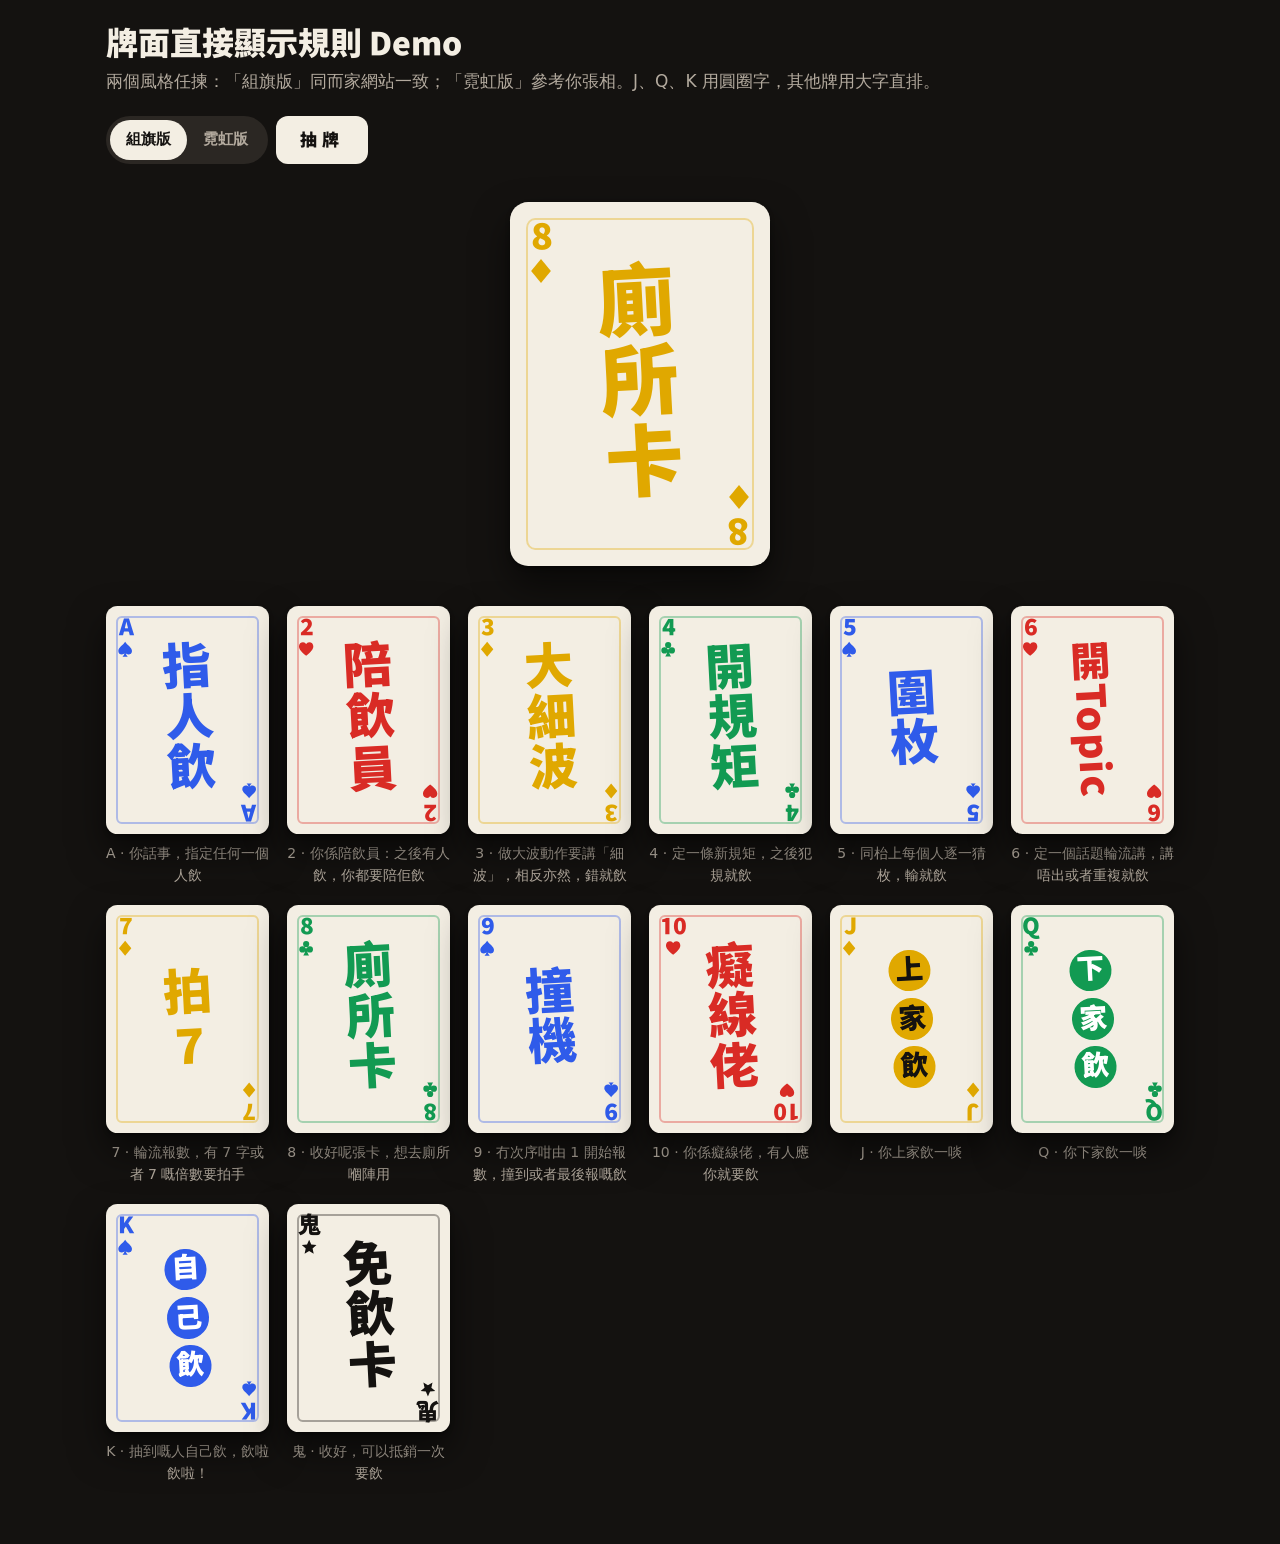
<file: demo/card-faces.html>
<!doctype html>
<html lang="zh-HK">
<head>
<meta charset="utf-8">
<meta name="viewport" content="width=device-width, initial-scale=1">
<title>牌面規則 Demo</title>
<link rel="stylesheet" href="https://fonts.googleapis.com/css2?family=Chiron+Hei+HK:wght@900&display=swap">
<style>
  :root {
    --ink: #141210; --ink-3: #2b2723; --paper: #f3eee3; --muted: #b3aa9e;
    --display: "Chiron Hei HK", "PingFang HK", sans-serif;
    --body: "PingFang HK", "Noto Sans HK", system-ui, sans-serif;
    --ease: cubic-bezier(0.16, 1, 0.3, 1);
  }
  * { box-sizing: border-box; }
  body { margin: 0; background: var(--ink); color: var(--paper); font: 17px/1.6 var(--body); }
  .wrap { max-width: 1100px; margin: 0 auto; padding: 24px 16px 60px; }
  h1 { font: 900 32px/1.2 var(--display); margin: 0; }
  p.lead { color: var(--muted); margin: 6px 0 20px; }

  .controls { display: flex; flex-wrap: wrap; gap: 8px; align-items: center; margin-bottom: 28px; }
  .seg { display: inline-flex; background: var(--ink-3); border-radius: 999px; padding: 4px; }
  .seg button { min-height: 40px; padding: 0 16px; border: 0; border-radius: 999px; background: none; color: var(--muted); font: 800 15px var(--body); cursor: pointer; }
  .seg button[aria-pressed="true"] { background: var(--paper); color: var(--ink); }
  .draw { min-height: 48px; padding: 0 24px; border: 0; border-radius: 12px; background: var(--paper); color: var(--ink); font: 900 17px var(--display); letter-spacing: .3em; cursor: pointer; }

  .stage { display: grid; place-items: center; padding: 10px 0 40px; }
  .stage .card { width: min(64vw, 260px); }
  .grid { display: grid; grid-template-columns: repeat(auto-fill, minmax(140px, 1fr)); gap: 18px; }
  .grid figure { margin: 0; }
  .grid figcaption { margin-top: 8px; color: var(--muted); font-size: 14px; text-align: center; }

  /* ---------- 牌（共用）---------- */
  .card {
    --c: #d92b25;
    position: relative;
    aspect-ratio: 5 / 7;
    border-radius: 7% / 5%;
    container-type: size;
    overflow: hidden;
    box-shadow: 0 18px 36px rgb(0 0 0 / .55), 0 2px 4px rgb(0 0 0 / .4);
    font-family: var(--display);
    font-weight: 900;
  }
  .card[data-s="h"] { --c: #d92b25; --neon: #ff4f7b; }
  .card[data-s="d"] { --c: #e0a800; --neon: #ffd23f; }
  .card[data-s="s"] { --c: #2f5bea; --neon: #3fd0ff; }
  .card[data-s="c"] { --c: #129a52; --neon: #45f08a; }
  .card[data-s="j"] { --c: #141210; --neon: #e9e4ff; }
  .card svg { display: block; fill: currentColor; }

  .corner { position: absolute; top: 5%; left: 7%; display: flex; flex-direction: column; align-items: center; gap: 2cqw; font-size: 14cqw; line-height: .9; letter-spacing: -.04em; }
  .corner svg { width: 10cqw; height: 10cqw; }
  .corner.br { top: auto; left: auto; bottom: 5%; right: 7%; transform: rotate(180deg); }

  /* 規則字：直排，按字數自動縮放 */
  .rule {
    position: absolute;
    inset: 12% 20%;
    display: flex;
    align-items: center;
    justify-content: center;
    writing-mode: vertical-rl;
    font-size: min(30cqw, calc(66cqh / var(--n)));
    line-height: 1;
    letter-spacing: .04em;
  }
  .rule .tcy { text-combine-upright: all; }
  .rule.circles { flex-direction: row; gap: 3cqh; }
  .rule.circles span {
    display: grid; place-items: center;
    width: 1.5em; height: 1.5em;
    font-size: min(17cqw, calc(40cqh / var(--n)));
    border-radius: 50%;
  }

  /* ---------- 版本 A：組旗（同而家網站一致）---------- */
  .camp .card { background: var(--paper); color: var(--c); }
  .camp .card::before { content: ""; position: absolute; inset: 4.5% 6%; border: 2px solid var(--c); border-radius: 4% / 3%; opacity: .35; }
  .camp .card .rule { color: var(--c); transform: rotate(-3deg); }
  .camp .card .rule.circles span { background: var(--c); color: #fff; }
  .camp .card[data-s="d"] .rule.circles span { color: var(--ink); }

  /* ---------- 版本 B：霓虹 ---------- */
  .neon .card { background: radial-gradient(120% 80% at 50% 40%, #221f2b, #0d0c11 70%); color: var(--neon); }
  .neon .card::before {
    content: ""; position: absolute; inset: 5% 7%;
    border: 2.5px solid var(--neon); border-radius: 5% / 3.5%;
    box-shadow: 0 0 6px var(--neon), 0 0 18px var(--neon), inset 0 0 10px color-mix(in oklab, var(--neon) 60%, transparent);
    opacity: .9;
  }
  .neon .card .corner, .neon .card .rule {
    color: #fff;
    text-shadow: 0 0 4px var(--neon), 0 0 12px var(--neon), 0 0 28px var(--neon);
  }
  .neon .card .corner svg { filter: drop-shadow(0 0 4px var(--neon)) drop-shadow(0 0 10px var(--neon)); fill: #fff; }
  .neon .card .rule.circles span { border: 2px solid var(--neon); box-shadow: 0 0 8px var(--neon), inset 0 0 8px var(--neon); }
  .neon .card.flicker::before, .neon .card.flicker .rule { animation: flicker 1.1s steps(1) both; }
  @keyframes flicker { 0% { opacity: .15 } 8% { opacity: .9 } 12% { opacity: .3 } 20% { opacity: 1 } 26% { opacity: .5 } 34%, 100% { opacity: 1 } }

  .pop { animation: pop .55s var(--ease); }
  @keyframes pop { from { transform: translateY(20px) rotate(-6deg) scale(.9); opacity: 0 } to { transform: none; opacity: 1 } }
  @media (prefers-reduced-motion: reduce) { * { animation: none !important; } }
</style>
</head>
<body>
<div class="wrap">
  <h1>牌面直接顯示規則 Demo</h1>
  <p class="lead">兩個風格任揀：「組旗版」同而家網站一致；「霓虹版」參考你張相。J、Q、K 用圓圈字，其他牌用大字直排。</p>

  <div class="controls">
    <div class="seg" role="group" aria-label="風格">
      <button type="button" data-style="camp" aria-pressed="true">組旗版</button>
      <button type="button" data-style="neon" aria-pressed="false">霓虹版</button>
    </div>
    <button class="draw" id="draw" type="button">抽牌</button>
  </div>

  <main id="root" class="camp">
    <div class="stage" id="stage"></div>
    <div class="grid" id="grid"></div>
  </main>
</div>

<script>
// 由 public/rules.js 複製（demo 獨立運行）
// 規則資料：遊戲頁同規則頁共用，改規則只改呢度
const RULES = {
  A: {
    name: '指人飲',
    short: '你話事，指定任何一個人飲',
    how: ['抽牌嘅人指定枱上任何一位玩家飲一啖。'],
  },
  2: {
    name: '陪飲員',
    short: '你係陪飲員：之後有人飲，你都要陪佢飲',
    how: [
      '抽到 2 嘅人成為「陪飲員」。',
      '之後無論邊個要飲，陪飲員都要同佢一齊飲。',
      '直到下一個人抽到 2，先換新陪飲員。',
    ],
  },
  3: {
    name: '大細波',
    short: '做大波動作要講「細波」，相反亦然，錯就飲',
    how: [
      '由抽牌嘅人開始，輪流做動作同時講嘢。',
      '雙手喺胸前畫個大圈（大波），口要講「細波」；畫個細圈（細波），口要講「大波」。',
      '動作同講嘅嘢一定要相反，做錯或者講錯嘅人飲一啖。',
    ],
  },
  4: {
    name: '開規矩',
    short: '定一條新規矩，之後犯規就飲',
    how: [
      '抽牌嘅人定一條規矩，成局遊戲都有效。',
      '任何人犯規就要飲一啖。',
      '之後抽到 4 嘅人可以再開新規矩，或者取消之前嘅規矩。',
    ],
    examples: ['唔准講「飲」字', '唔准用手指指人', '講嘢之前要講「報告」'],
  },
  5: {
    name: '圍枚',
    short: '同枱上每個人逐一猜枚，輸就飲',
    how: [
      '抽牌嘅人同枱上每位玩家逐一猜一次枚。',
      '猜咩枚自己揀，例如包剪揼、十五二十。',
      '每一局輸咗嘅人飲一啖。',
    ],
    examples: ['十五二十：兩人每隻手出拳頭（0）或者打開（5），同時嗌 0、5、10、15 或 20，嗌中兩人加埋總數嘅贏'],
  },
  6: {
    name: '開 Topic',
    short: '定一個話題輪流講，講唔出或者重複就飲',
    how: [
      '抽牌嘅人定一個話題。',
      '由佢開始，輪流講一樣屬於呢個話題嘅嘢。',
      '講唔出、講錯或者講重複嘅人飲一啖。',
    ],
    examples: ['港鐵站名', '茶餐廳飲品', '香港歌手'],
  },
  7: {
    name: '拍 7',
    short: '輪流報數，有 7 字或者 7 嘅倍數要拍手',
    how: [
      '抽牌嘅人隨意講一個數字開始，其他人順次序報下一個數。',
      '數字有 7 字（例如 17、27）或者係 7 嘅倍數（例如 14、21），唔可以講出口，要拍手代替。',
      '拍手之後方向倒轉，輪返去上家繼續報數。',
      '講咗出口、冇拍手或者拍錯嘅人飲一啖。',
    ],
  },
  8: {
    name: '廁所卡',
    short: '收好呢張卡，想去廁所嗰陣用',
    how: [
      '抽到嘅人可以保留呢張卡。',
      '想去廁所嗰陣出示廁所卡就可以去。',
      '冇廁所卡想去點算？飲一啖先去，定係唔准去，你哋自己定。',
    ],
  },
  9: {
    name: '撞機',
    short: '冇次序咁由 1 開始報數，撞到或者最後報嘅飲',
    how: [
      '所有人冇固定次序，由 1 開始，隨時講下一個數字，每人只可以講一次。',
      '兩個人同時講同一個數字（撞機），兩個都要飲。',
      '講返之前講過嘅數字都要飲。',
      '最後一個未報數嘅人飲一啖。',
    ],
  },
  10: {
    name: '癡線佬',
    short: '你係癡線佬，有人應你就要飲',
    how: [
      '抽到 10 嘅人成為「癡線佬」，可以隨時搵人講嘢、問問題。',
      '任何人應咗癡線佬，就要飲一啖。',
      '直到下一個人抽到 10，先換新癡線佬。',
    ],
  },
  J: { name: '上家飲', short: '你上家飲一啖', how: ['抽牌嘅人嘅上家（即係上一個抽牌嘅人）飲一啖。'] },
  Q: { name: '下家飲', short: '你下家飲一啖', how: ['抽牌嘅人嘅下家（即係下一個抽牌嘅人）飲一啖。'] },
  K: { name: '自己飲', short: '抽到嘅人自己飲，飲啦飲啦！', how: ['抽到 K 嘅人自己飲一啖，冇得推。'] },
  JK: {
    name: '免飲卡',
    short: '收好，可以抵銷一次要飲',
    how: ['抽到嘅人可以保留呢張卡。', '之後要飲嗰陣出示免飲卡，就可以唔使飲一次。'],
  },
};
const RANKS = ['A', '2', '3', '4', '5', '6', '7', '8', '9', '10', 'J', 'Q', 'K'];
const SUITS = ['♠', '♥', '♦', '♣'];

// 牌面 HTML（遊戲頁同規則頁共用）
const SUIT_KEY = { '♥': 'h', '♦': 'd', '♠': 's', '♣': 'c', red: 'j', black: 'j' };
const SUIT_PATH = {
  h: 'M50 90C22 68 6 52 6 32 6 17 17 7 31 7c9 0 15 5 19 12 4-7 10-12 19-12 14 0 25 10 25 25 0 20-16 36-44 58Z',
  d: 'M50 4 88 50 50 96 12 50Z',
  s: 'M50 5c13 22 42 35 42 56 0 14-10 22-22 22-7 0-13-3-16-9 1 9 5 16 12 22H34c7-6 11-13 12-22-3 6-9 9-16 9-12 0-22-8-22-22C8 40 37 27 50 5Z',
  c: 'M50 6a19 19 0 1 1 0 38 19 19 0 1 1 0-38ZM27 39a19 19 0 1 1 0 38 19 19 0 1 1 0-38ZM73 39a19 19 0 1 1 0 38 19 19 0 1 1 0-38ZM45 50h10c0 19 4 33 13 45H32c9-12 13-26 13-45Z',
  j: 'M50 4l13 30 32 3-24 21 7 32-28-17-28 17 7-32L5 37l32-3Z',
};
const isRed = c => c.s === '♥' || c.s === '♦' || c.s === 'red';
const suitSVG = k => `<svg viewBox="0 0 100 100" aria-hidden="true"><path d="${SUIT_PATH[k]}"/></svg>`;
function faceClass(c) {
  return 'face front' + (isRed(c) ? ' red' : '') + (c.r === 'JK' ? ' joker' : '');
}
// say：印喺牌面嘅規則名（直排），冇就顯示花色
function sayHTML(c, say) {
  const name = say.replace(/\s+/g, '');
  const chars = [...name];
  if (['J', 'Q', 'K'].includes(c.r)) {
    return `<span class="say circles" style="--n:${chars.length}">${chars.map((ch, i) => `<span style="--i:${i}">${ch}</span>`).join('')}</span>`;
  }
  // 中文逐字企，英文打側，數字企直
  const n = name.replace(/[A-Za-z]/g, '').length + (name.match(/[A-Za-z]/g) || []).length * 0.55;
  const parts = name.match(/\d+|[A-Za-z]+|./gu);
  return `<span class="say" style="--n:${n}">${parts.map((p, i) =>
    `<span style="--i:${i}"${/^\d+$/.test(p) ? ' class="tcy"' : ''}>${p}</span>`).join('')}</span>`;
}
function faceHTML(c, say) {
  const k = SUIT_KEY[c.s];
  const label = c.r === 'JK' ? 'JOKER' : c.r;
  const center = say ? sayHTML(c, say) : ['J', 'Q', 'K'].includes(c.r) ? `<b>${c.r}</b>` : suitSVG(k);
  const corner = `${label}${c.r === 'JK' ? '' : suitSVG(k)}`;
  return `<span class="corner">${corner}</span><span class="pip${say ? ' has-say' : ''}">${center}</span><span class="corner br">${corner}</span>`;
}

</script>
<script>
  const KEY = { '♥': 'h', '♦': 'd', '♠': 's', '♣': 'c' };
  const svg = k => `<svg viewBox="0 0 100 100" aria-hidden="true"><path d="${SUIT_PATH[k]}"/></svg>`;

  function card(r, s) {
    const k = r === 'JK' ? 'j' : KEY[s];
    const name = RULES[r].name.replace(/\s+/g, '');
    const chars = [...name];
    // 直排：中文逐字企，英文打側，數字企直（縱中橫）
    const n = [...name.replace(/[A-Za-z]/g, '')].length + (name.match(/[A-Za-z]/g) || []).length * 0.55;
    const vertical = name.replace(/\d+/g, d => `<span class="tcy">${d}</span>`);
    const label = r === 'JK' ? '鬼' : r;
    const corner = `<span>${label}</span>${svg(k)}`;
    const face = ['J', 'Q', 'K'].includes(r)
      ? `<div class="rule circles" style="--n:${chars.length}">${chars.map(c => `<span>${c}</span>`).join('')}</div>`
      : `<div class="rule" style="--n:${n}">${vertical}</div>`;
    return `<div class="card" data-s="${k}" role="img" aria-label="${label} ${RULES[r].name}">
      <div class="corner">${corner}</div>${face}<div class="corner br">${corner}</div></div>`;
  }

  // 全部 14 張，花色輪住用
  document.getElementById('grid').innerHTML = [...RANKS, 'JK'].map((r, i) =>
    `<figure>${card(r, SUITS[i % 4])}<figcaption>${r === 'JK' ? '鬼' : r} · ${RULES[r].short}</figcaption></figure>`).join('');

  const stage = document.getElementById('stage');
  function draw() {
    const all = [...SUITS.flatMap(s => RANKS.map(r => [r, s])), ['JK', '♠']];
    const [r, s] = all[Math.floor(Math.random() * all.length)];
    stage.innerHTML = card(r, s);
    const el = stage.firstElementChild;
    el.classList.add('pop', 'flicker');
  }
  document.getElementById('draw').addEventListener('click', draw);
  draw();

  document.querySelectorAll('[data-style]').forEach(b => b.addEventListener('click', () => {
    document.getElementById('root').className = b.dataset.style;
    document.querySelectorAll('[data-style]').forEach(x => x.setAttribute('aria-pressed', x === b));
    draw();
  }));
</script>
</body>
</html>
</file>
